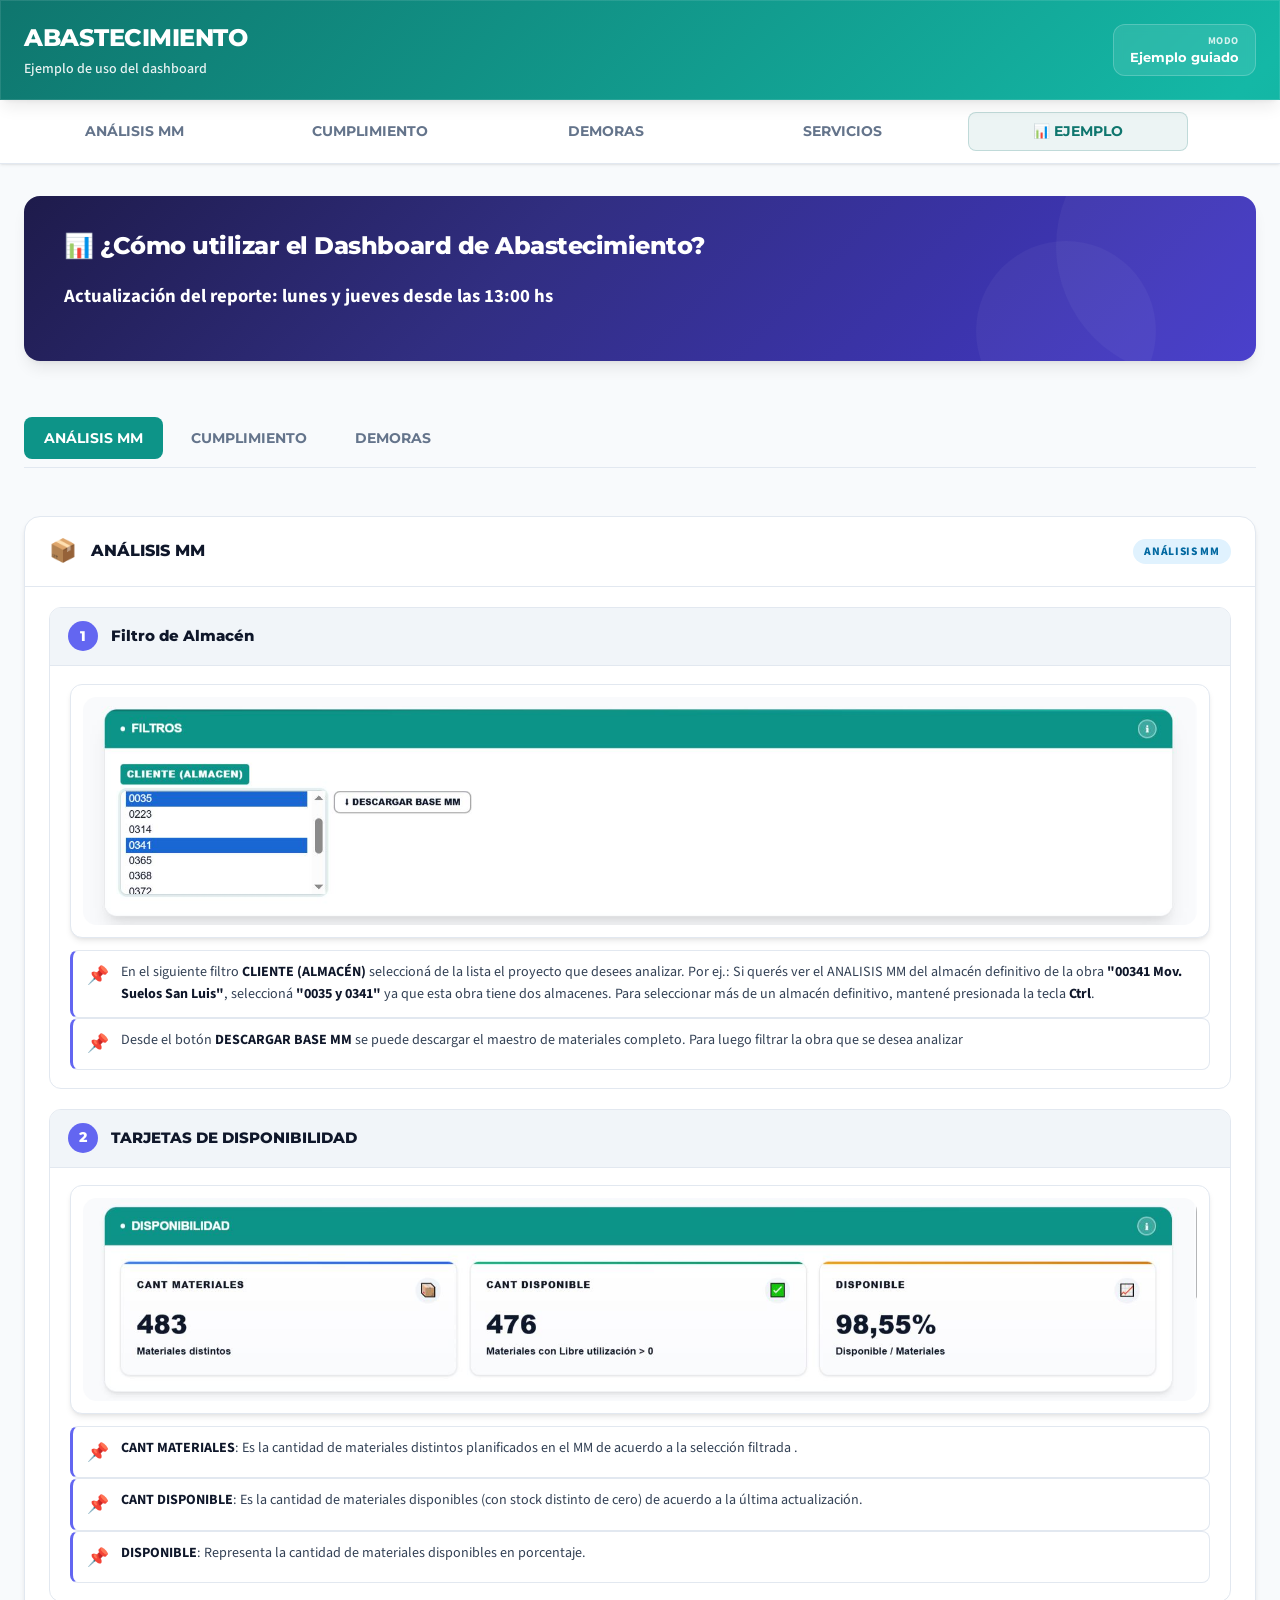
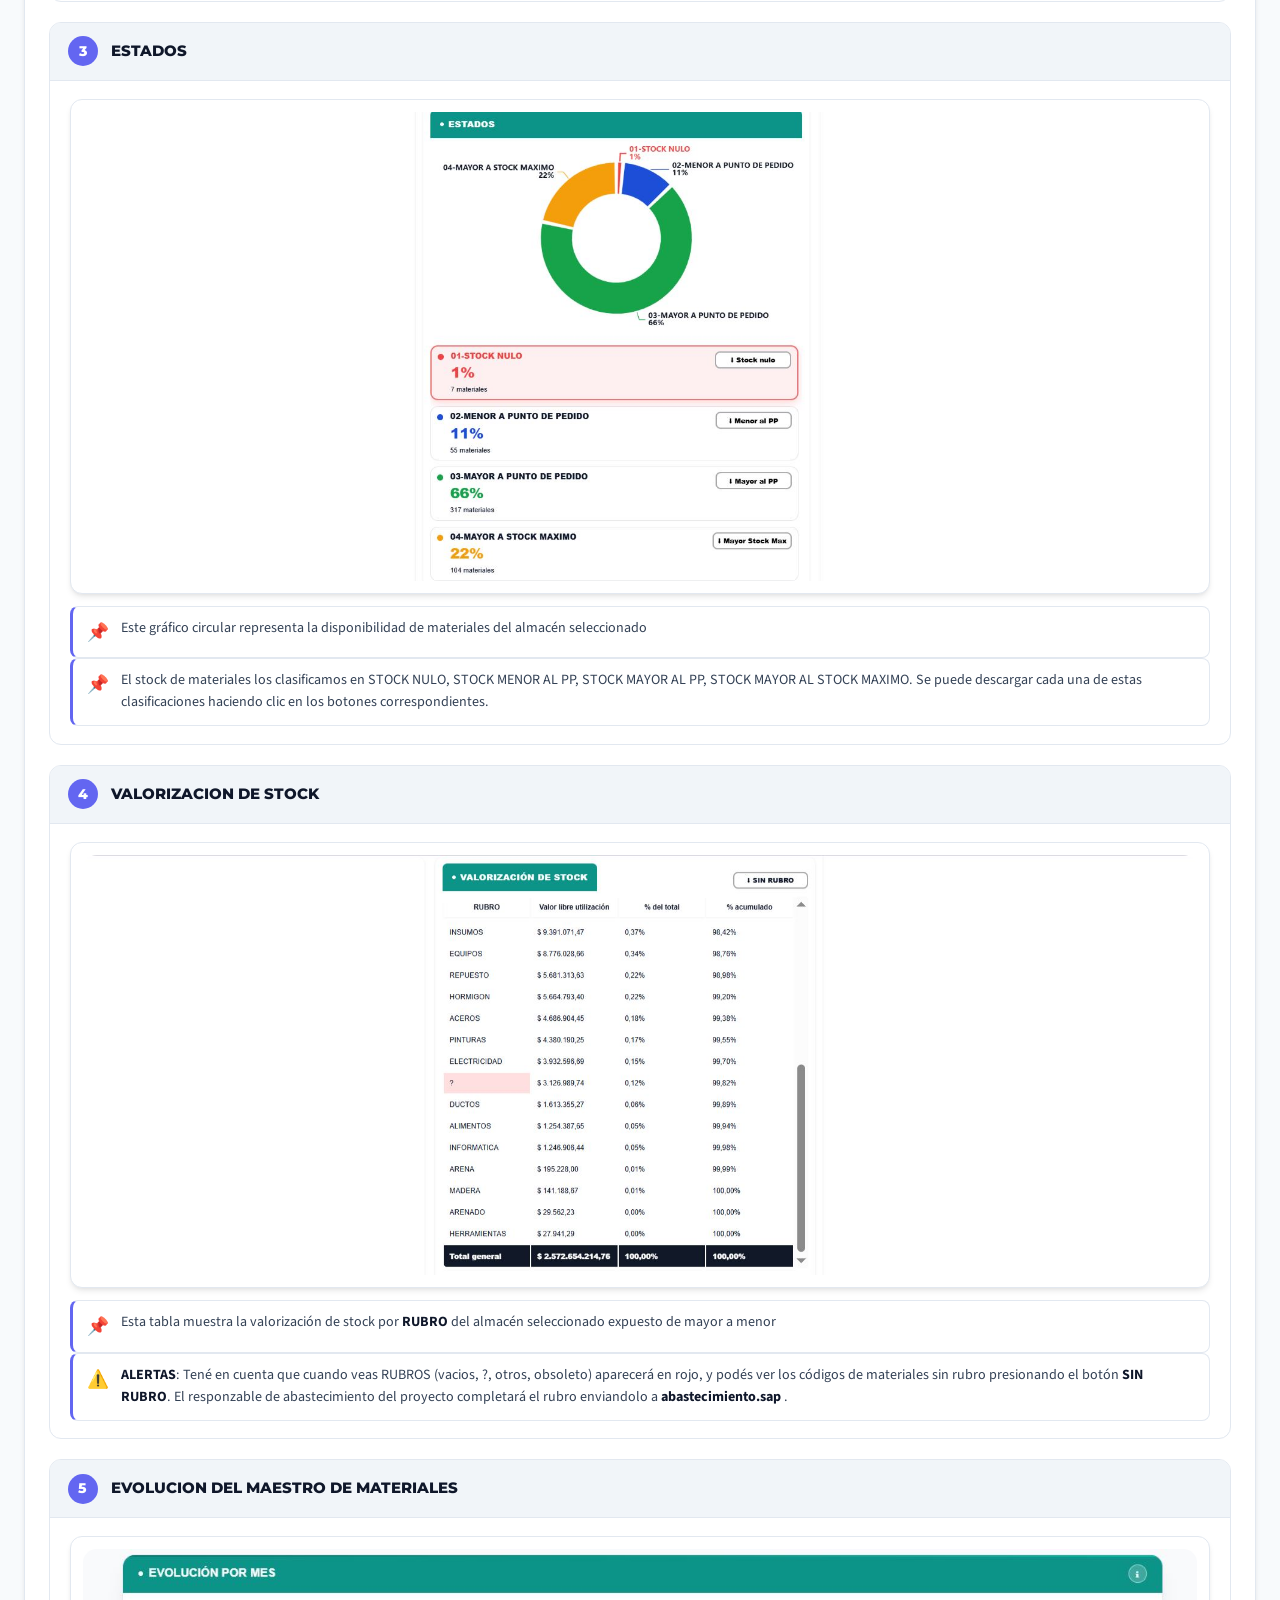
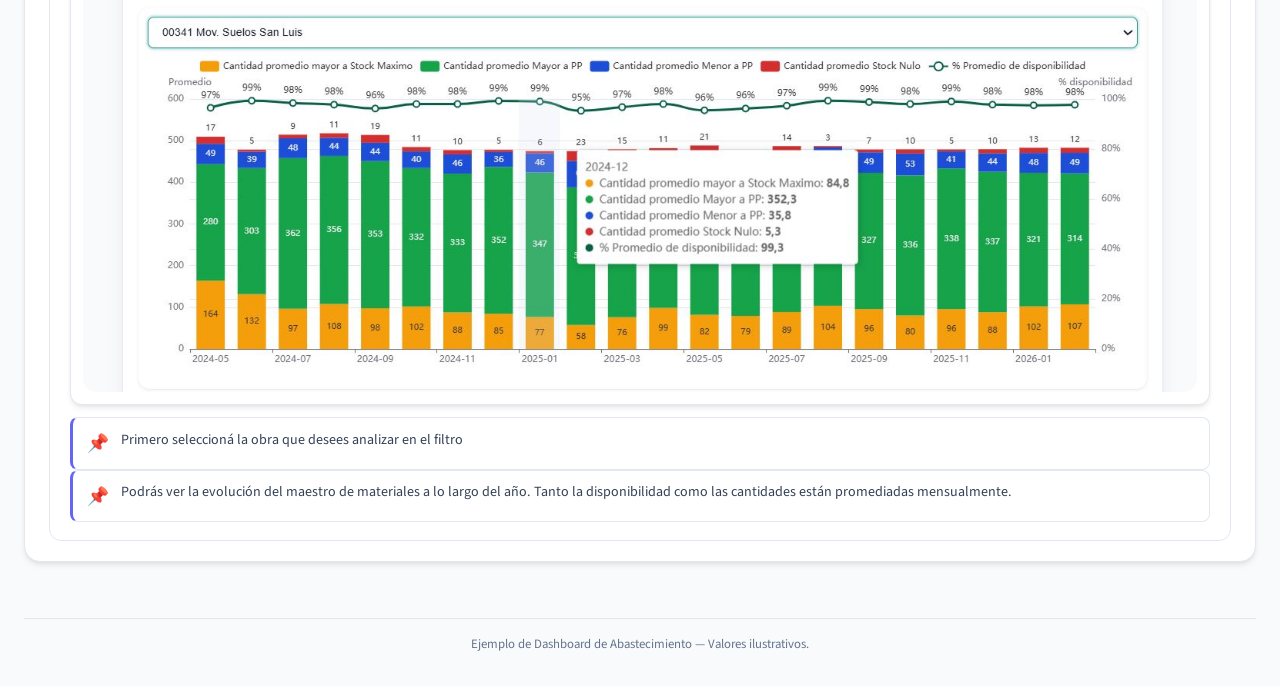
<file: ejemplo.html>
<!doctype html>
<html lang="es">

<head>
    <meta charset="utf-8" />
    <meta http-equiv="Cache-Control" content="no-cache, no-store, must-revalidate" />
    <meta http-equiv="Pragma" content="no-cache" />
    <meta http-equiv="Expires" content="0" />
    <meta name="viewport" content="width=device-width,initial-scale=1" />
    <title>ABASTECIMIENTO — Ejemplo</title>
    <link rel="preconnect" href="https://fonts.googleapis.com">
    <link rel="preconnect" href="https://fonts.gstatic.com" crossorigin>
    <link
        href="https://fonts.googleapis.com/css2?family=Montserrat:wght@600;700;800&family=Source+Sans+3:wght@400;500;600;700&display=swap"
        rel="stylesheet">
    <link rel="stylesheet" href="base.css" />
    <link rel="stylesheet" href="ejemplo.css" />
</head>

<body>
    <header class="topbar">
        <div class="topbar-left">
            <div class="title">ABASTECIMIENTO</div>
            <div class="subtitle">Ejemplo de uso del dashboard</div>
        </div>
        <div class="topbar-right">
            <div class="update-box">
                <div class="update-label">Modo</div>
                <div class="update-date" style="font-size:0.8rem;">Ejemplo guiado</div>
            </div>
        </div>
    </header>

    <nav class="tabs">
        <a class="tab" href="analisis-mm.html">ANÁLISIS MM</a>
        <a class="tab" href="index.html">CUMPLIMIENTO</a>
        <a class="tab" href="demoras.html">DEMORAS</a>
        <a class="tab" href="servicios.html">SERVICIOS</a>
        <a class="tab active" href="ejemplo.html">📊 EJEMPLO</a>
    </nav>

    <main class="container">

        <div class="ej-hero">
            <h1>📊 ¿Cómo utilizar el Dashboard de Abastecimiento?</h1>
            <h3>Actualización del reporte: lunes y jueves desde las 13:00 hs</h3>
        </div>

        <!-- TABS NAVIGATION -->
        <div class="ej-tabs-container">
            <button class="ej-tab-btn active" onclick="showTab('tab-mm')">ANÁLISIS MM</button>
            <button class="ej-tab-btn" onclick="showTab('tab-cumplimiento')">CUMPLIMIENTO</button>
            <button class="ej-tab-btn" onclick="showTab('tab-demoras')">DEMORAS</button>
        </div>

        <!-- ═══════════════════════════════════════════════════════
             TAB: ANÁLISIS MM
        ═══════════════════════════════════════════════════════ -->
        <section id="tab-mm" class="ej-tab-content active">
            <section class="ej-scenario">
                <div class="ej-scenario-header">
                    <span style="font-size:1.4rem">📦</span>
                    <div>
                        <div class="ej-sh-title">ANÁLISIS MM</div>
                    </div>
                    <span class="ej-tab-badge" style="background:#e0f2fe;color:#0369a1;margin-left:auto">ANÁLISIS
                        MM</span>
                </div>
                <!--FILTROS-->
                <div class="ej-step-card step-col-1">
                    <div class="ej-step-header">
                        <div class="ej-num-badge">1</div>
                        <div class="ej-step-title">Filtro de Almacén</div>
                    </div>
                    <div class="ej-step-body">
                    <!-- Acá va la imagen del filtro -->
                     <div class="ej-kpi-static-img">
                        <img src="img/FILTROS_MM.JPG" alt="Filtros">
                    </div>    
                    
                    <div class="ej-reading">
                        <div class="ej-reading-item ej-ri-info">
                            <span class="ej-ri-icon">📌</span>
                            <span>En el siguiente filtro <strong>CLIENTE (ALMACÉN)</strong> seleccioná de la lista el proyecto que desees analizar. Por ej.: Si
                                querés ver el ANALISIS MM del almacén definitivo de la obra <strong>"00341 Mov. Suelos San Luis"</strong>, seleccioná <strong>"0035 y 0341"</strong> ya que esta obra tiene dos almacenes.
                                Para seleccionar más de un almacén definitivo, mantené presionada la tecla <strong>Ctrl</strong>.</span>
                        </div>
                    </div>
                    <div class="ej-reading">
                        <div class="ej-reading-item ej-ri-info">
                            <span class="ej-ri-icon">📌</span>
                            <span>Desde el botón <strong>DESCARGAR BASE MM</strong> se puede descargar el maestro de materiales completo. Para luego filtrar la obra que se desea analizar</span>
                        </div>
                    </div>
                    </div>
                </div>    
                <div>
                    <!--TARJETAS DE DISPONIBILIDAD-->
                    <div class="ej-step-card step-col-1">
                    <div class="ej-step-header">
                        <div class="ej-num-badge">2</div>
                        <div class="ej-step-title">TARJETAS DE DISPONIBILIDAD</div>
                    </div>
                    <div class="ej-step-body">
                    <!-- Acá va la imagen del filtro -->
                     <div class="ej-kpi-static-img">
                        <img src="img/TARJERAS MM.JPG" alt="Filtros">
                    </div>    
                    <div class="ej-reading">
                        <div class="ej-reading-item ej-ri-info">
                            <span class="ej-ri-icon">📌</span>
                            <span><strong>CANT MATERIALES</strong>: Es la cantidad de materiales distintos planificados en el MM de acuerdo a la selección filtrada .</span>
                        </div>
                    </div>
                    <div class="ej-reading">
                        <div class="ej-reading-item ej-ri-info">
                            <span class="ej-ri-icon">📌</span>
                            <span><strong>CANT DISPONIBLE</strong>: Es la cantidad de materiales disponibles (con stock distinto de cero) de acuerdo a la última actualización.</span>
                        </div>
                    </div>
                    <div class="ej-reading">
                        <div class="ej-reading-item ej-ri-info">
                            <span class="ej-ri-icon">📌</span>
                            <span><strong>DISPONIBLE</strong>: Representa la cantidad de materiales disponibles en porcentaje.</span>
                        </div>
                    </div>
                    
                    </div>
                </div>
            </div>
            
            <!--GRAFICO DE ESTADOS-->
            <div class="ej-step-card step-col-1">
                    <div class="ej-step-header">
                        <div class="ej-num-badge">3</div>
                        <div class="ej-step-title">ESTADOS</div>
                    </div>
                    <div class="ej-step-body">
                    <!-- Acá va la imagen del filtro -->
                     <div class="ej-kpi-static-img">
                        <img src="img/ESTADO_MM.JPG" alt="Filtros">
                    </div>

                    <div class="ej-reading">
                        <div class="ej-reading-item ej-ri-info">
                            <span class="ej-ri-icon">📌</span>
                            <span>Este gráfico circular representa la disponibilidad de materiales del almacén seleccionado</span>
                        </div>
                    </div>
                    <div class="ej-reading">
                        <div class="ej-reading-item ej-ri-info">
                            <span class="ej-ri-icon">📌</span>
                            <span>El stock de materiales los clasificamos en STOCK NULO, STOCK MENOR AL PP, STOCK MAYOR AL PP, STOCK
                                MAYOR AL STOCK MAXIMO. Se puede descargar cada una de estas clasificaciones haciendo clic en los botones correspondientes. 
                            </span>
                        </div>
                    </div>
                    </div>                    
                </div>
            </div>


                <div>
                    <!--VALORIZACION DE STOCK-->
                    <div class="ej-step-card step-col-1">
                    <div class="ej-step-header">
                        <div class="ej-num-badge">4</div>
                        <div class="ej-step-title">VALORIZACION DE STOCK</div>
                    </div>
                    <div class="ej-step-body">
                    <!-- Acá va la imagen del filtro -->
                     <div class="ej-kpi-static-img">
                        <img src="img/VALORIZACION.JPG" alt="Filtros">
                    </div>
                    
                    <div class="ej-reading">
                        <div class="ej-reading-item ej-ri-info">
                            <span class="ej-ri-icon">📌</span>
                            <span>Esta tabla muestra la valorización de stock por <strong>RUBRO</strong> del almacén seleccionado expuesto de mayor a menor</span>
                        </div>
                    </div>

                    <div class="ej-reading-item ej-ri-info">
                            <span class="ej-ri-icon">⚠️</span>
                            <span><strong>ALERTAS</strong>: Tené en cuenta que cuando veas RUBROS (vacios, ?, otros, obsoleto) aparecerá
                                en rojo, y podés ver los códigos de materiales sin rubro presionando el botón <strong>SIN RUBRO</strong>.
                                El responzable de abastecimiento del proyecto completará el rubro enviandolo a  <strong>abastecimiento.sap</strong> .</span>
                        </div>
                    </div>
                    
                    </div>
                </div>


                 <div>
                    <!--VALORIZACION DE STOCK-->
                    <div class="ej-step-card step-col-1">
                    <div class="ej-step-header">
                        <div class="ej-num-badge">5</div>
                        <div class="ej-step-title">EVOLUCION DEL MAESTRO DE MATERIALES</div>
                    </div>
                    <div class="ej-step-body">
                    <!-- Acá va la imagen del filtro -->
                     <div class="ej-kpi-static-img">
                        <img src="img/EVOLUCION.JPG" alt="Filtros">
                    </div>
                    
                    <div class="ej-reading">
                        <div class="ej-reading-item ej-ri-info">
                            <span class="ej-ri-icon">📌</span>
                            <span>Primero seleccioná la obra que desees analizar en el filtro</span>
                        </div>
                    </div>

                    <div class="ej-reading">
                        <div class="ej-reading-item ej-ri-info">
                            <span class="ej-ri-icon">📌</span>
                            <span>Podrás ver la evolución del maestro de materiales a lo largo del año. Tanto la disponibilidad como las cantidades están promediadas mensualmente.
                            </span>
                        </div>
                    </div>
                    
                    </div>
                </div>

           </section>  
        </section>

        <!-- ═══════════════════════════════════════════════════════
             TAB: CUMPLIMIENTO
        ═══════════════════════════════════════════════════════ -->
        <section id="tab-cumplimiento" class="ej-tab-content">
            <section class="ej-scenario">
                <div class="ej-hero">
                <p>⚠️ Importante: Tener en cuenta</p><br>
                <p>🔹¿Que mide? El cumplimiento de los pedidos que surgen de una las VA tipo ZPAI, ZPAN, ZPAS y ZPOE cuyo cliente es una obra de cualquier sociedad (no tiene en cuenta solped y oc directas)</p><br>
                <p>🔹¿Como mide? Es Cumplido a Término (AT) si la fecha de sello de almacenamiento en obra ≤ fecha de entrega esperada en VA (este indicador mide la totalidad del ítem indicado en la VA, no parciales).  </p><br>
                <p>🔹 Características: La demora promedio se calcula solo sobre entregas demoradas.<br>
                    <br>    
                <p>🔹 Limitaciones: No se incluyen servicios (GC 24, 25, 26, 33, 16, 04) ni items tipo “Servicios”.</p>
                </div>
                <div class="ej-scenario-header">
                    <span style="font-size:1.4rem">✅</span>
                    <div>
                        <div class="ej-sh-title">CUMPLIMIENTO</div>
                    </div>
                    <span class="ej-tab-badge badge-cumpl" style="margin-left:auto">CUMPLIMIENTO</span>
                </div>

                <section class="ej-step-block" data-step="1">
                    <div class="ej-step-card step-col-1">
                        <!-- PASO 1: Filtros (PRESERVING USER CONTENT) -->
                        <div class="ej-step-header">
                            <div class="ej-num-badge">1</div>
                            <div class="ej-step-title">Selección de filtros</div>
                        </div>
                        <div class="ej-step-body">
                            <div class="ej-kpi-static-img">
                                <img src="img/FILTROS.JPG" alt="Filtros">
                            </div>
                            <div class="ej-reading">
                                <div class="ej-reading-item ej-ri-info">
                                    <span class="ej-ri-icon">📌</span>
                                    <span>En el primer filtro <strong>CLIENTE/OBRA</strong> elegí de la lista la obra
                                        que desees analizar. Por ej.: <strong>"00341 Mov. Suelos San Luis"</strong>. Si
                                        querés ver solo el mes de febrero, seleccioná <strong>"2026-02"</strong> en el
                                        filtro de
                                        <strong>MES DE ENTREGA</strong> con un click.</span>
                                </div>
                            </div>
                            <div class="ej-reading">
                                <div class="ej-reading-item ej-ri-info">
                                    <span class="ej-ri-icon">📌</span>
                                    <span>La clasificacion agrupa los grupos de compra de acuerdo al tipo de pedido solicitado.
                                    </span>
                                </div>
                            </div>

                            <div class="ej-reading">
                                <div class="ej-reading-item ej-ri-info">
                                    <span class="ej-ri-icon">📌</span>
                                    <span>ALMACEN: indica todos los materiales desde el almacen centrar al proyecto.<br>
                                        LOCAL CS: agrupa GC01,GC02,GC07.<br>
                                        AGV: GCAGV
                                        COMPRAS ABASTECIMIENTO: GC SEDE + COMPRADORES EXCLUSIVOS. <br>

                                        (BUSCAR UN EJEMPLO QUE TENGA COMPRAS EQUIPOS MM Y REP)
                                    </span>
                                </div>
                            </div>
                       
                        </div>
                    </div>
                </section>

                <!-- PASO 2: KPIs Acumulados -->
            <section>
            <div class="ej-step-card step-col-2">
                <div class="ej-step-header">
                    <div class="ej-num-badge">2</div>
                    <div>
                        <div class="ej-step-title">Leemos las tarjetas de cumplimiento acumulado</div>
                    </div>
                </div>
                <div class="ej-step-body">
                    <p style="font-size:0.88rem;color:var(--text-muted);margin:0 0 0.75rem;">
                        En estas tarjetas se muestra el cumplimiento acumulado de la obra seleccionada de los <strong>últimos 12
                            meses</strong>, independientemente del mes que hayamos filtrado.
                    </p>
                    <!-- KPI acumulado -->
                      <!-- ACÁ AGREGO LA IMAGEN -->
                     <div class="ej-kpi-static-img">
                        <img src="img/ACUMULADO.JPG" alt="Cumplimiento acumulado (últimos 12 meses)">
                    </div>

                    <!-- ¿Qué dice cada tarjeta? -->
                    <div class="ej-kpi-explains">
                        <div class="ej-kpi-explain-item">
                            <div class="ej-reading-item ej-ri-info">
                            <span class="ej-ri-icon">📦</span>
                            <span class="ej-kpi-explain-badge"
                                style="background:#dbeafe;color:#1d4ed8">COMPROMETIDOS</span>
                            <span>
                                En la obra <strong>"00341 Mov. Suelos San Luis"</strong> nos comprometimos a entregar/gestionar <strong>3072</strong> ítems en los últimos 12 meses.
                            </span>
                        </div>
                        </div>
                        <div class="ej-kpi-explain-item">
                            <div class="ej-reading-item ej-ri-info">
                            <span class="ej-ri-icon">✅</span>
                            <span class="ej-kpi-explain-badge" style="background:#dcfce7;color:#166534">ENTREGADOS A
                                TIEMPO (AT)</span>
                            <span>
                                El <strong>82,3 %</strong> de esos ítems fueron entregados AT, que equivalen a 2529 items. Figura en <strong>verde</strong> porque alcanzo el objetivo del <strong>78%</strong> establecido para el año 2026. De lo contrario figuraria en rojo. 
                            </span>
                        </div> 
                        <div class="ej-kpi-explain-item">
                            <div class="ej-reading-item ej-ri-info">
                            <span class="ej-ri-icon">⚠️</span>
                            <span class="ej-kpi-explain-badge" style="background:#fef3c7;color:#92400e">FUERA DE TIEMPO
                                (FT)</span>
                            <span>
                                El <strong>16,8%</strong> de esos ítems fueron entregados FT, que equivalen a 517 items. 
                                Para comprender las causas, es necesario analizar el detalle en la pestaña Demoras.
                            </span>
                        </div> 
                        
                        <div class="ej-kpi-explain-item">
                            <div class="ej-reading-item ej-ri-info">
                            <span class="ej-ri-icon">🚫</span>
                            <span class="ej-kpi-explain-badge" style="background:#fee2e2;color:#991b1b">NO ENTREGADOS
                                (NE)</span>
                            <span>
                                Indica en porcentaje y cantidad los items que aun no han sido entregados en Obra. Estos los podes descargar desde el boton 
                                <strong>Descargar NO entregados</strong> en la sección de FILTROS. 
                            </span>
                        </div> 

                        <div class="ej-kpi-explain-item">
                            <div class="ej-reading-item ej-ri-info">
                            <span class="ej-ri-icon">📅</span>
                            <span class="ej-kpi-explain-badge" style="background:#f1f5f9;color:#475569">DEMORA
                                PROMEDIO</span>
                            <span> Indica que la <strong>demora promedio fue de 8 días</strong> de los pedidos que fueron entregados FT, durante los últimos 12 meses. 
                            Figura en <strong>rojo</strong> porque no alcanzo el objetivo de <strong>7 días</strong> establecido para el año 2026.  </span>
                            </span> 
                        </div>
                    </div>    
                </div>
            </div>
            </section>

            <section>
            <!-- PASO 3: KPIs Mes -->
            <div class="ej-step-card step-col-3">
                <div class="ej-step-header">
                    <div class="ej-num-badge">3</div>
                    <div>
                        <div class="ej-step-title">Leemos las tarjetas del mes seleccionado</div>
                    </div>
                </div>
                <div class="ej-step-body">
                    <p style="font-size:0.88rem;color:var(--text-muted);margin:0 0 0.75rem;">
                        La segunda fila de tarjetas muestra <strong>solo el mes que filtramos</strong> (Feb-2026). Y hacemos el mismo analisis, podemos notar
                        que el <strong>% ENTREGADO AT</strong> esta en <strong>rojo</strong> porque no alcanzo el 78% establecido y los dias de demora figura en 
                        <strong>verde</strong> porque esta por debajo de los 7 dias. 

                    </p>

                      <!-- ACÁ AGREGO LA IMAGEN -->
                     <div class="ej-kpi-static-img">
                        <img src="img/MENSUAL.JPG" alt="Cumplimiento MENSUAL (últimos 12 meses)">
                    </div>

                    
                    </div>    
                </div>
            </div>
        </section>

            <!-- PASO 4: Gráfico de barras -->
            <div class="ej-step-card step-col-4">
                <div class="ej-step-header">
                    <div class="ej-num-badge">4</div>
                    <div>
                        <div class="ej-step-title">Analizamos el gráfico de cumplimiento por mes en los ultimos 12 meses</div>
                    </div>
                </div>
                <div class="ej-step-body">
                 <!-- ACÁ AGREGO LA IMAGEN -->
                     <div class="ej-kpi-static-img">
                        <img src="img/GRAFICO.JPG" alt="Grafico cumplimiento">
                    </div>
                
                    </div>

                    <div class="ej-reading">
                        <div class="ej-reading-item ej-ri-good">
                            <span class="ej-ri-icon">📌</span>
                            <span>El gráfico de barras apiladas nos muestra el cumplimiento mes a mes. Cada barra suma 100% que equivale a la cantidad de items comprometidos a entregar
                                y se divide en <span style="color:#10b981;font-weight:700">Entregados a término (AT)</span>,
                                <span style="color:#f59e0b;font-weight:700">Entregados fuera de término (FT)</span> y 
                                <span style="color:#ef4444;font-weight:700">No entregados (NE)</span></span>
                        </div>
                        <div class="ej-reading-item ej-ri-good">
                            <span class="ej-ri-icon">📊</span>
                            <span>Podemos ver por ejemplo que en agosto 2025 a septiembre 2025 hubo una disminución de ítems Entregados a término (AT) 
                                de un 84% a 76% y el 76 % figura con alerta en rojo porque no supera el 78% objetivo establecido para el 2026.</span>
                        </div>
                        <div class="ej-reading-item ej-ri-good">
                            <span class="ej-ri-icon">📊</span>
                            <span>También podemos ver el % de ítems entregados fuera de término (FT) subio de 16% a 24% de agosto a septiembre 2025. 
                                Y el Promedio de días de demora (linea de color celeste) vemos cómo aumenta de 9 días a 11 días de agosto a septiembre 2025.</span> 
                        </div>
                        <div class="ej-reading-item ej-ri-good">
                            <span class="ej-ri-icon">🔍</span>
                            <span>Si analizamos el mes de febrero 2026 tenemos un 13% (16 items) No entregados (NE) (poniendo el cursor del mouse sobre la columna del mes, aparecerá una pequeña ventana con todos los datos)</span>
                        </div>
                    </div>
                </div>
            </div>

            <div class="ej-step-card step-col-4">
                <div class="ej-step-header">
                    <div class="ej-num-badge">5</div>
                    <div>
                        <div class="ej-step-title">Analizamos el gráfico de tendencia de cumplimiento por mes</div>
                    </div>
                </div>
                <div class="ej-step-body">
                 <!-- ACÁ AGREGO LA IMAGEN -->
                     <div class="ej-kpi-static-img">
                        <img src="img/TENDENCIA.JPG" alt="Grafico cumplimiento">
                    </div>
                
                    </div>

                    <div class="ej-reading">
                        <div class="ej-reading-item ej-ri-good">
                            <span class="ej-ri-icon">📌</span>
                            <span>Indica la tendencia/comportamiento de estos indicadores:<br>
                                🔹<span style="color:#10b981;font-weight:700">Entregados a término (AT)</span><br>
                                🔹<span style="color:#f59e0b;font-weight:700">Entregados fuera de término (FT)</span><br>
                                🔹<span style="color:#ef4444;font-weight:700">No entregados (NE)</span><br>
                                🔹<span style="color:#10b981;font-weight:700">Promedio mensual acumulado(AT)</span><br>
                            </span>
                        </div>
                    </div>
                </div>
            </div>


            </section>
        </section>

        <!-- ═══════════════════════════════════════════════════════
             TAB: DEMORAS
        ═══════════════════════════════════════════════════════ -->
        <section id="tab-demoras" class="ej-tab-content">
            <section class="ej-scenario">
                <div class="ej-scenario-header">
                    <span style="font-size:1.4rem">⏱</span>
                    <div>
                        <div class="ej-sh-title">DEMORAS</div>
                    </div>
                    <span class="ej-tab-badge badge-dem" style="margin-left:auto">DEMORAS</span>
                </div>

                <section class="ej-step-block" data-step="1">
                    <div class="ej-step-card step-col-1">
                        <!-- PASO 1: Filtros (PRESERVING USER CONTENT) -->
                        <div class="ej-step-header">
                            <div class="ej-num-badge">1</div>
                            <div class="ej-step-title">Selección de filtros</div>
                        </div>
                        <div class="ej-step-body">
                            <div class="ej-kpi-static-img">
                                <img src="img/FILTRO DEMORA.JPG" alt="Filtros">
                            </div>
                            <div class="ej-reading">
                                <div class="ej-reading-item ej-ri-info">
                                    <span class="ej-ri-icon">📌</span>
                                    <span>En el filtro <strong>CLIENTE</strong> y la CLASIFICACIÓN elegí de la lista la obra
                                        que desees. Por ej.: <strong>"00341 Mov. Suelos San Luis"</strong>. Si
                                        querés ver solo el mes de febrero, seleccioná <strong>"FEBRERO 2026"</strong> en el
                                        filtro de <strong>MES</strong> con un click.</span>
                                </div>


                                <div class="ej-reading-item ej-ri-info">
                                    <span class="ej-ri-icon">📌</span>
                                    <span>Podes descargar las demoras (Items entregados FT) haciendo click en el botón <strong>Descargar</strong></span>
                                </div>
                            </div>
                        
                        </div>
                    </div>
                </section>

                <!--TARJETAS DEMORAS-->
                <div class="ej-step-card step-col-2">
                    <div class="ej-step-header">
                        <div class="ej-num-badge">2</div>
                        <div class="ej-step-title">Leemos las tarjetas según el mes seleccionado</div>
                    </div>
                    <div class="ej-step-body">
                       
                        <div class="ej-kpi-static-img" style="margin-top:1rem">
                            <img src="img/TARJETAS DEMORAS.JPG" alt="Tarjetas demoras">
                        </div>

                        <div class="ej-reading-item ej-ri-good">
                            <span class="ej-ri-icon">📌</span>
                            <span>
                                Estas tarjetas indican la cantidad total ítems que se entregaron FT durante el mes seleccionado.
                                    <br>
                                   🔴En este caso hubo <strong>35 ítems con demoras</strong> en el mes seleccionado<br>
                                   🔴El área con mayor cantidad de demoras en el mes fue <strong>COMPRAS</strong><br>
                                   🔴Con un porcentaje del 37,5%. 
                            </span>
                        </div> 
                    </div>
                    
                </div>




                <!--GRAFICO DE DEMORAS-->
                <div class="ej-step-card step-col-2">
                    <div class="ej-step-header">
                        <div class="ej-num-badge">3</div>
                        <div class="ej-step-title">CANTIDAD DE DEMORAS POR MES Y POR ÁREA</div>
                    </div>
                    <div class="ej-step-body">
                       
                        <div class="ej-kpi-static-img" style="margin-top:1rem">
                            <img src="img/GRAFICO BARRAS DEMORAS.JPG" alt="Gráfico demoras">
                        </div>

                        <div class="ej-reading-item ej-ri-good">
                            <span class="ej-ri-icon">📌</span>
                            <span>
                                📊 Este gráfico muestra la cantidad total de demoras por mes, desglosadas por área, 
                                    junto con el porcentaje que representa cada una dentro del total mensual.
                                    <br>
                                   🔴El área con mayor cantidad de demoras se identifica con el color <strong>rojo</strong><br>
                                   🔵Tener en cuenta que un items con demora puede estar demorado en varias ÁREAS al mismo tiempo. <strong>EJEMPLO:</strong>
                            </span>
                        </div>
                    </div>
                     <div class="ej-kpi-static-img">
                                <img src="img/EJEMPLO DEMORAS.JPG" alt="Filtros">
                            </div>
                </div>
                
                <!--GRAFICO CIRCULAR DEMORAS MENSUAL X AREA-->
                <div class="ej-step-card step-col-2">
                    <div class="ej-step-header">
                        <div class="ej-num-badge">4</div>
                        <div class="ej-step-title">CANTIDAD DE DEMORAS POR MES SELECCIONADO Y POR ÁREA</div>
                    </div>
                    <div class="ej-step-body">
                       
                        <div class="ej-kpi-static-img" style="margin-top:1rem">
                            <img src="img/Grafico mensual DEMORAS AREA.JPG" alt="Gráfico demoras">
                        </div>

                        <div class="ej-reading-item ej-ri-good">
                            <span class="ej-ri-icon">📌</span>
                            <span>
                                1️⃣ Gráfico circular<br>
                                <p>Este gráfico muestra la distribución 
                                porcentual de las demoras por área en el mes que se encuentra seleccionado en el filtro.</p>
                                <p>El área con mayor cantidad de demoras se muestra en <strong>rojo</strong></p>
                            </span>
                        </div>

                        <div class="ej-reading-item ej-ri-good">
                            <span class="ej-ri-icon">📌</span>
                            <span>
                                2️⃣ Tabla con mapa de calor<br>

                                “Muestra la cantidad de demoras por mes y por área (<strong>tener en cuenta que una demora puede repetirse en varias áreas</strong>)”
                                <br>
                                🔥 ¿Qué significa el color?<br>
                                🔴 Rojo → Mayor cantidad de demoras<br>
                                🟠 Naranja → Nivel medio<br>
                                🟡 Amarillo → Nivel bajo<br>
                                ⚪ Blanco → Muy bajo</p>
                            </span>
                        </div>
                    </div>
                </div>
                
                <!--GRAFICO AREA PROYECTO-->
                <div class="ej-step-card step-col-2">
                    <div class="ej-step-header">
                        <div class="ej-num-badge">5</div>
                        <div class="ej-step-title">DEMORAS PROYECTO</div>
                    </div>
                    <div class="ej-step-body">
                       
                        <div class="ej-kpi-static-img" style="margin-top:1rem">
                            <img src="img/DEMORAS PROYECTO.JPG" alt="Gráfico demoras">
                        </div>

                        <div class="ej-reading-item ej-ri-good">
                            <span class="ej-ri-icon">📌</span>
                            <span>
                                1️⃣ Gráfico circular<br>
                                <p>Este gráfico muestra el motivo de las demoras correspondientes al área Proyecto, desagregadas 
                                    por tipo de causa.</p>
                                <p>La causa con mayor cantidad de demoras se muestra en <strong>rojo</strong></p>
                            </span>
                        </div>
                    </div>
                </div>

            </section>
        </section>

        <!-- FOOTNOTE -->
        <div class="footnote" style="display:block !important; margin-top:2rem;">
            Ejemplo de Dashboard de Abastecimiento — Valores ilustrativos.
        </div>
    </main>

    <script src="help.js?v=20260907-v3"></script>
    <script>
        function showTab(tabId) {
            // Remove active class from all tabs content
            document.querySelectorAll('.ej-tab-content').forEach(tab => {
                tab.classList.remove('active');
            });
            // Remove active class from all buttons
            document.querySelectorAll('.ej-tab-btn').forEach(btn => {
                btn.classList.remove('active');
            });

            // Add active class to selected tab content
            const targetTab = document.getElementById(tabId);
            if (targetTab) {
                targetTab.classList.add('active');
            }

            // Find and activate the button that was clicked
            document.querySelectorAll('.ej-tab-btn').forEach(btn => {
                if (btn.getAttribute('onclick') && btn.getAttribute('onclick').includes(tabId)) {
                    btn.classList.add('active');
                }
            });
        }
    </script>
</body>

</html>
</file>
<file: base.css>
:root {
  /* --- PALETA DE COLORES MEJORADA --- */
  --bg-body: #f8fafc;
  /* Slate-50 - más claro y limpio */
  --bg-card: #ffffff;
  --bg-subtle: #f1f5f9;
  /* Para fondos alternos */

  --text-main: #0f172a;
  /* Slate-900 */
  --text-secondary: #334155;
  /* Slate-700 */
  --text-muted: #64748b;
  /* Slate-500 */

  --border-light: #e2e8f0;
  /* Slate-200 */
  --border-hover: #cbd5e1;
  /* Slate-300 */

  /* Colores de Marca (Premium con gradientes) */
  --col-brand: #0d9488;
  /* Teal-600 - más vibrante */
  --col-brand-dk: #0f766e;
  /* Teal-700 */
  --col-brand-lt: #14b8a6;
  /* Teal-500 */
  --col-brand-gradient: linear-gradient(135deg, #0f766e 0%, #14b8a6 100%);

  /* Colores de Estado Mejorados */
  --col-blue: #3b82f6;
  --col-blue-dk: #2563eb;
  --col-green: #10b981;
  --col-green-dk: #059669;
  --col-amber: #f59e0b;
  --col-amber-dk: #d97706;
  --col-red: #ef4444;
  --col-red-dk: #dc2626;
  --col-purple: #8b5cf6;
  --col-slate: #64748b;

  /* Sombras Mejoradas */
  --shadow-xs: 0 1px 2px 0 rgb(0 0 0 / 0.04);
  --shadow-sm: 0 1px 3px 0 rgb(0 0 0 / 0.08), 0 1px 2px -1px rgb(0 0 0 / 0.08);
  --shadow: 0 4px 6px -1px rgb(0 0 0 / 0.08), 0 2px 4px -2px rgb(0 0 0 / 0.08);
  --shadow-lg: 0 10px 15px -3px rgb(0 0 0 / 0.08), 0 4px 6px -4px rgb(0 0 0 / 0.08);
  --shadow-xl: 0 20px 25px -5px rgb(0 0 0 / 0.08), 0 8px 10px -6px rgb(0 0 0 / 0.08);
  --shadow-colored: 0 8px 16px -4px rgba(13, 148, 136, 0.15);

  /* Bordes y Radio */
  --radius-xl: 16px;
  --radius-lg: 12px;
  --radius-md: 8px;
  --radius-sm: 6px;

  /* Fuentes */
  --font-main: 'Montserrat', sans-serif;
  --font-body: 'Source Sans 3', sans-serif;

  /* Transiciones */
  --transition-fast: 150ms cubic-bezier(0.4, 0, 0.2, 1);
  --transition-base: 250ms cubic-bezier(0.4, 0, 0.2, 1);
  --transition-slow: 350ms cubic-bezier(0.4, 0, 0.2, 1);
}

/* Base Reset */
* {
  box-sizing: border-box;
}

html,
body {
  height: 100%;
}

body {
  margin: 0;
  background-color: var(--bg-body);
  color: var(--text-main);
  font-family: var(--font-body);
  line-height: 1.5;
  -webkit-font-smoothing: antialiased;
}

/* Utilidades */
.muted {
  color: var(--text-muted);
}

.num {
  font-variant-numeric: tabular-nums;
  letter-spacing: -0.01em;
}

/* ERROR Box */
.error {
  background: #fef2f2;
  border: 1px solid #fecaca;
  color: #b91c1c;
  padding: 1rem;
  border-radius: var(--radius-lg);
  font-weight: 600;
  box-shadow: var(--shadow-sm);
  margin-bottom: 1rem;
}

/* =========================================
   TOPBAR (Enhanced Gradient)
   ========================================= */
.topbar {
  background: linear-gradient(135deg, #0f766e 0%, #14b8a6 50%, #0d9488 100%);
  background-size: 200% 100%;
  animation: gradientShift 8s ease infinite;
  color: #fff;
  padding: 1.25rem 1.5rem;
  display: flex;
  align-items: center;
  justify-content: space-between;
  box-shadow: var(--shadow-lg), 0 0 0 1px rgba(255, 255, 255, 0.1) inset;
  position: relative;
  z-index: 20;
}

@keyframes gradientShift {

  0%,
  100% {
    background-position: 0% 50%;
  }

  50% {
    background-position: 100% 50%;
  }
}

.topbar-left .title {
  font-family: var(--font-main);
  font-size: 1.5rem;
  font-weight: 800;
  letter-spacing: -0.02em;
}

.topbar-left .subtitle {
  font-size: 0.875rem;
  opacity: 0.9;
  font-weight: 500;
  margin-top: 0.2rem;
}

.update-box {
  background: rgba(255, 255, 255, 0.1);
  border: 1px solid rgba(255, 255, 255, 0.2);
  backdrop-filter: blur(4px);
  padding: 0.5rem 1rem;
  border-radius: var(--radius-lg);
  text-align: right;
  min-width: 140px;
}

.update-label {
  font-size: 0.65rem;
  text-transform: uppercase;
  letter-spacing: 0.05em;
  opacity: 0.8;
  font-weight: 700;
}

.update-date {
  font-size: 0.95rem;
  font-weight: 700;
  font-family: var(--font-main);
}

.btn-refresh-top {
  background: rgba(255, 255, 255, 0.1);
  border: 1px solid rgba(255, 255, 255, 0.2);
  backdrop-filter: blur(4px);
  border-radius: var(--radius-lg);
  color: white;
  cursor: pointer;
  display: flex;
  align-items: center;
  justify-content: center;
  padding: 0 0.8rem;
  transition: all var(--transition-fast);
}
.btn-refresh-top:hover {
  background: rgba(255, 255, 255, 0.25);
  transform: scale(1.05);
}
.btn-refresh-top:active {
  transform: scale(0.95);
}

/* =========================================
   NAV TABS
   ========================================= */
.tabs {
  background: #fff;
  padding: 0.75rem 1.5rem;
  display: flex;
  gap: 1rem;
  box-shadow: var(--shadow-sm);
  border-bottom: 1px solid var(--border-light);
  overflow-x: auto;
  position: sticky;
  top: 0;
  z-index: 10;
}

.tab {
  width: 220px;
  /* Ancho fijo igual para todas */
  flex: 0 0 auto;
  text-align: center;
  justify-content: center;
  text-decoration: none;
  font-family: var(--font-main);
  font-weight: 700;
  font-size: 0.85rem;
  color: var(--text-muted);
  padding: 0.5rem 1rem;
  border-radius: var(--radius-md);
  transition: all 0.2s ease;
  border: 1px solid transparent;
  display: flex;
  align-items: center;
}

.tab:hover {
  background: #f8fafc;
  color: var(--col-brand);
}

.tab.active {
  background: rgba(15, 118, 110, 0.08);
  /* Brand color alpha */
  color: var(--col-brand-dk);
  border-color: rgba(15, 118, 110, 0.2);
}

/* =========================================
   CONTAINER
   ========================================= */
.container {
  max-width: 1400px;
  margin: 2rem auto;
  padding: 0 1.5rem;
  display: flex;
  flex-direction: column;
  gap: 1.5rem;
}

/* =========================================
   PANELS & CARDS
   ========================================= */
.panel {
  background: var(--bg-card);
  border-radius: var(--radius-xl);
  box-shadow: var(--shadow);
  border: 1px solid var(--border-light);
  overflow: hidden;
  transition: transform var(--transition-base), box-shadow var(--transition-base);
  position: relative;
}

.panel::before {
  content: '';
  position: absolute;
  top: 0;
  left: 0;
  right: 0;
  height: 2px;
  background: var(--col-brand-gradient);
  opacity: 0;
  transition: opacity var(--transition-base);
}

.panel:hover {
  transform: translateY(-2px);
  box-shadow: var(--shadow-xl);
}

.panel:hover::before {
  opacity: 1;
}

.panel-title {
  background: var(--col-brand);
  /* Fondo azul/teal corporativo */
  padding: 0.75rem 1.25rem;
  /* Un poco menos alto para ser más elegante */
  font-family: var(--font-main);
  font-size: 0.95rem;
  font-weight: 700;
  color: #ffffff;
  /* Texto blanco */
  border-bottom: 1px solid rgba(255, 255, 255, 0.1);
  display: flex;
  align-items: center;
  gap: 0.5rem;
}

/* Bolita decorativa antes del título */
.panel-title::before {
  content: "";
  display: block;
  width: 6px;
  height: 6px;
  border-radius: 50%;
  background: #ffffff;
  /* Bolita blanca para resaltar sobre el fondo */
}

.panel-body {
  padding: 1.25rem;
}

/* =========================================
   FILTERS
   ========================================= */
.filters {
  display: grid;
  gap: 1rem;
  grid-template-columns: repeat(auto-fit, minmax(200px, 1fr));
  align-items: end;
}

.filter label {
  display: block;
  font-size: 0.75rem;
  font-weight: 800;
  text-transform: uppercase;
  color: #ffffff;
  /* Letra clara que resalte */
  background-color: var(--col-brand);
  /* Fondo de color (teal) */
  padding: 0.25rem 0.5rem;
  border-radius: 4px;
  /* Bordes redondeados sutiles */
  margin-bottom: 0.5rem;
  letter-spacing: 0.05em;
  width: fit-content;
  /* El fondo solo ocupa lo necesario */
}

select,
input {
  width: 100%;
  padding: 0.65rem 0.9rem;
  border-radius: var(--radius-md);
  border: 1.5px solid var(--border-light);
  background: #ffffff;
  font-family: var(--font-body);
  font-size: 0.9rem;
  color: var(--text-main);
  outline: none;
  transition: all var(--transition-base);
  box-shadow: var(--shadow-xs);
}

select:hover,
input:hover {
  border-color: var(--border-hover);
}

select:focus,
input:focus {
  border-color: var(--col-brand);
  background: #fff;
  box-shadow: 0 0 0 3px rgba(13, 148, 136, 0.12), var(--shadow-sm);
  transform: translateY(-1px);
}

.multi-select {
  height: auto;
  min-height: 100px;
  /* para select multiple */
}

.hint {
  display: none !important;
  /* Ocultar leyendas globalmente */
}

.btn {
  display: inline-flex;
  align-items: center;
  justify-content: center;
  gap: 0.5rem;
  width: 100%;
  padding: 0.65rem 1.1rem;
  border-radius: var(--radius-md);
  background: linear-gradient(to bottom, #ffffff 0%, #f8fafc 100%);
  color: var(--text-main);
  border: 1.5px solid var(--border-light);
  font-weight: 600;
  cursor: pointer;
  transition: all var(--transition-base);
  font-family: var(--font-main);
  box-shadow: var(--shadow-xs);
  position: relative;
  overflow: hidden;
}

.btn::before {
  content: '';
  position: absolute;
  top: 0;
  left: 0;
  right: 0;
  bottom: 0;
  background: linear-gradient(135deg, rgba(13, 148, 136, 0.05) 0%, rgba(20, 184, 166, 0.08) 100%);
  opacity: 0;
  transition: opacity var(--transition-base);
}

.btn:hover {
  background: linear-gradient(to bottom, #ffffff 0%, #f1f5f9 100%);
  border-color: var(--col-brand);
  transform: translateY(-1px);
  box-shadow: var(--shadow-sm);
}

.btn:hover::before {
  opacity: 1;
}

.btn:active {
  transform: translateY(0);
  box-shadow: var(--shadow-xs);
}

/* =========================================
   KPI GRIDS
   ========================================= */
.kpi-grid {
  display: grid;
  gap: 1rem;
  grid-template-columns: repeat(auto-fit, minmax(220px, 1fr));
}

.kpi {
  background: linear-gradient(to bottom, #ffffff 0%, #fafbfc 100%);
  padding: 1.25rem;
  border-radius: var(--radius-lg);
  border: 1px solid var(--border-light);
  box-shadow: var(--shadow-sm);
  display: flex;
  flex-direction: column;
  justify-content: space-between;
  position: relative;
  overflow: hidden;
  transition: all var(--transition-base);
}

.kpi::before {
  content: '';
  position: absolute;
  top: 0;
  left: 0;
  right: 0;
  bottom: 0;
  background: radial-gradient(circle at top right, rgba(13, 148, 136, 0.03) 0%, transparent 70%);
  opacity: 0;
  transition: opacity var(--transition-base);
}

.kpi:hover {
  transform: translateY(-4px);
  box-shadow: var(--shadow-lg);
  border-color: rgba(13, 148, 136, 0.2);
}

.kpi:hover::before {
  opacity: 1;
}

/* Bordes superiores de color con gradiente */
.kpi::after {
  content: "";
  position: absolute;
  top: 0;
  left: 0;
  right: 0;
  height: 3px;
  transition: height var(--transition-fast);
}

.kpi:hover::after {
  height: 4px;
}

.kpi-blue::after {
  background: linear-gradient(90deg, var(--col-blue) 0%, var(--col-blue-dk) 100%);
}

.kpi-green::after {
  background: linear-gradient(90deg, var(--col-green) 0%, var(--col-green-dk) 100%);
}

.kpi-amber::after {
  background: linear-gradient(90deg, var(--col-amber) 0%, var(--col-amber-dk) 100%);
}

.kpi-red::after {
  background: linear-gradient(90deg, var(--col-red) 0%, var(--col-red-dk) 100%);
}

.kpi-slate::after {
  background: linear-gradient(90deg, var(--col-slate) 0%, #475569 100%);
}

.kpi-head {
  display: flex;
  justify-content: space-between;
  align-items: start;
  margin-bottom: 0.5rem;
}

.kpi-title {
  font-size: 0.75rem;
  font-weight: 900;
  /* Más negrita */
  text-transform: uppercase;
  color: #111827;
  /* Más oscuro para resaltar */
  letter-spacing: 0.05em;
  margin-bottom: 0.25rem;
}

.kpi-icon {
  width: 32px;
  height: 32px;
  background: #f1f5f9;
  border-radius: 50%;
  display: flex;
  align-items: center;
  justify-content: center;
  font-size: 1rem;
}

.kpi-value {
  font-family: var(--font-main);
  font-size: 2rem;
  font-weight: 800;
  color: var(--text-main);
  line-height: 1.1;
}

.kpi-sub {
  font-size: 0.8rem;
  color: var(--text-muted);
  margin-top: 0.5rem;
}

.kpi-sub-strong {
  font-weight: 600;
  color: var(--text-main);
}

/* Deltas */
.delta-good {
  color: var(--col-green);
  font-weight: 600;
}

.delta-bad {
  color: var(--col-red);
  font-weight: 600;
}

.delta-neutral {
  color: var(--text-muted);
}

/* =========================================
   CHARTS
   ========================================= */
.chart-card {
  /* Dentro del panel body, no necesita borde extra si ya está en panel */
  background: #fff;
  border-radius: var(--radius-lg);
  /* border: 1px solid var(--border-light); */
}

.chart-wrap {
  height: 350px;
  width: 100%;
}

.chart-box {
  height: 100%;
  width: 100%;
}

/* =========================================
   LOADER
   ========================================= */
.loader-overlay {
  position: fixed;
  top: 0;
  left: 0;
  right: 0;
  bottom: 0;
  background: rgba(255, 255, 255, 0.8);
  backdrop-filter: blur(5px);
  z-index: 100;
  display: flex;
  align-items: center;
  justify-content: center;
  flex-direction: column;
  gap: 1rem;
  transition: opacity 0.3s ease;
}

.loader-overlay.hidden {
  opacity: 0;
  pointer-events: none;
}

.spinner-bars {
  display: flex;
  align-items: flex-end;
  gap: 6px;
  height: 50px;
}

.spinner-bars .bar {
  width: 12px;
  height: 100%;
  border-radius: 3px;
  animation: bar-bounce 1s ease-in-out infinite;
  transform-origin: bottom;
}

.spinner-bars .bar:nth-child(1) {
  background: #ee5353;
  animation-delay: -0.8s;
}

.spinner-bars .bar:nth-child(2) {
  background: #f88753;
  animation-delay: -0.6s;
}

.spinner-bars .bar:nth-child(3) {
  background: #f8b653;
  animation-delay: -0.4s;
}

.spinner-bars .bar:nth-child(4) {
  background: #a0c080;
  animation-delay: -0.2s;
}

@keyframes bar-bounce {

  0%,
  100% {
    transform: scaleY(0.4);
  }

  50% {
    transform: scaleY(1);
  }
}

.loading-text {
  font-weight: 700;
  color: var(--col-brand-dk);
  font-family: var(--font-main);
}

/* =========================================
   FOOTER
   ========================================= */
.footnote {
  text-align: center;
  font-size: 0.8rem;
  color: var(--text-muted);
  margin: 2rem 0;
  padding-top: 1rem;
  border-top: 1px solid var(--border-light);
}

/* =========================================
   RESPONSIVE
   ========================================= */
@media (max-width: 768px) {
  .topbar {
    flex-direction: column;
    align-items: stretch;
    gap: 1rem;
  }

  .update-box {
    text-align: center;
  }

  .panel-body {
    padding: 1rem;
  }

  .chart-wrap {
    height: 280px;
  }
}

/* =========================================
   HELP BUTTON (ℹ️ en panel-title)
   ========================================= */
.help-btn {
  margin-left: auto;
  display: inline-flex;
  align-items: center;
  justify-content: center;
  width: 24px;
  height: 24px;
  border-radius: 50%;
  background: rgba(255, 255, 255, 0.20);
  border: 1.5px solid rgba(255, 255, 255, 0.45);
  color: #fff;
  font-size: 0.78rem;
  font-weight: 800;
  cursor: pointer;
  transition: background var(--transition-fast), transform var(--transition-fast);
  flex-shrink: 0;
  font-family: var(--font-main);
  line-height: 1;
}

.help-btn:hover {
  background: rgba(255, 255, 255, 0.38);
  transform: scale(1.12);
}

/* =========================================
   HELP MODAL OVERLAY
   ========================================= */
.help-overlay {
  position: fixed;
  inset: 0;
  background: rgba(15, 23, 42, 0.55);
  backdrop-filter: blur(4px);
  z-index: 999;
  display: flex;
  align-items: center;
  justify-content: center;
  padding: 1.5rem;
  opacity: 0;
  pointer-events: none;
  transition: opacity 220ms cubic-bezier(0.4, 0, 0.2, 1);
}

.help-overlay--open {
  opacity: 1;
  pointer-events: auto;
}

.help-overlay--open .help-modal {
  transform: translateY(0) scale(1);
  opacity: 1;
}

/* =========================================
   HELP MODAL CARD
   ========================================= */
.help-modal {
  background: #fff;
  border-radius: var(--radius-xl);
  box-shadow: var(--shadow-xl), 0 0 0 1px var(--border-light);
  max-width: 560px;
  width: 100%;
  max-height: 80vh;
  display: flex;
  flex-direction: column;
  transform: translateY(18px) scale(0.97);
  opacity: 0;
  transition: transform 250ms cubic-bezier(0.34, 1.56, 0.64, 1),
    opacity 220ms cubic-bezier(0.4, 0, 0.2, 1);
  overflow: hidden;
}

.help-modal-header {
  background: var(--col-brand-gradient);
  padding: 1rem 1.25rem;
  display: flex;
  align-items: center;
  gap: 0.6rem;
  flex-shrink: 0;
}

.help-modal-icon {
  font-size: 1.1rem;
}

.help-modal-title {
  flex: 1;
  font-family: var(--font-main);
  font-size: 0.95rem;
  font-weight: 700;
  color: #fff;
  letter-spacing: 0.01em;
}

.help-modal-close {
  background: rgba(255, 255, 255, 0.18);
  border: 1.5px solid rgba(255, 255, 255, 0.35);
  color: #fff;
  font-size: 0.85rem;
  font-weight: 700;
  border-radius: 50%;
  width: 28px;
  height: 28px;
  cursor: pointer;
  display: flex;
  align-items: center;
  justify-content: center;
  transition: background var(--transition-fast);
  flex-shrink: 0;
}

.help-modal-close:hover {
  background: rgba(255, 255, 255, 0.32);
}

.help-modal-body {
  padding: 1.25rem 1.5rem;
  overflow-y: auto;
  font-size: 0.93rem;
  line-height: 1.65;
  color: var(--text-secondary);
}

.help-modal-body h4 {
  margin: 1rem 0 0.35rem;
  font-size: 0.82rem;
  font-weight: 800;
  text-transform: uppercase;
  letter-spacing: 0.05em;
  color: var(--col-brand-dk);
}

.help-modal-body h4:first-child {
  margin-top: 0;
}

.help-modal-body p {
  margin: 0 0 0.6rem;
}

.help-modal-body ul {
  margin: 0 0 0.6rem;
  padding-left: 1.3rem;
}

.help-modal-body li {
  margin-bottom: 0.3rem;
}

.help-modal-body strong {
  color: var(--text-main);
}

.help-modal-body .hm-tip {
  background: #f0fdf4;
  border-left: 3px solid var(--col-green);
  padding: 0.5rem 0.75rem;
  border-radius: 0 var(--radius-sm) var(--radius-sm) 0;
  font-size: 0.87rem;
  margin-top: 0.75rem;
}
/* ===== Shared Check-list Filter Styles ===== */
.check-list {
  display: flex;
  flex-direction: column;
  gap: 3px;
  max-height: 148px;
  overflow-y: auto;
  border: 1px solid #d0d7de;
  border-radius: 6px;
  padding: 6px 8px;
  background: #fff;
}

/* Reset nested labels from .filter label defaults */
.filter .check-list label {
  display: flex !important;
  align-items: center !important;
  gap: 8px !important;
  font-size: 13px !important;
  font-weight: 500 !important;
  cursor: pointer !important;
  padding: 2px 4px !important;
  border-radius: 4px !important;
  transition: background 0.15s !important;
  color: #0b1220 !important;
  white-space: nowrap !important;
  user-select: none !important;
  background-color: transparent !important;
  text-transform: none !important;
  letter-spacing: normal !important;
  margin-bottom: 0 !important;
  width: auto !important;
}

.check-list label:hover {
  background: #e8f5f2 !important;
}

.check-list input[type='checkbox'] {
  accent-color: #0b5d46;
  width: 15px;
  height: 15px;
  flex-shrink: 0;
  cursor: pointer;
}

.check-list .check-all {
  border-bottom: 1px solid #e5e7eb;
  margin-bottom: 2px;
  padding-bottom: 4px;
  font-weight: 700 !important;
  color: #0b5d46 !important;
}
</file>
<file: ejemplo.css>
/* =========================================
   EJEMPLO.CSS — Página de ejemplo narrativa
   ========================================= */

/* Hero */
.ej-hero {
    background: linear-gradient(135deg, #1e1b4b 0%, #312e81 40%, #4338ca 100%);
    border-radius: var(--radius-xl);
    padding: 2rem 2.5rem;
    color: #fff;
    position: relative;
    overflow: hidden;
    box-shadow: var(--shadow-lg);
    margin-bottom: 2rem;
}

/* ── Tabbed Navigation for Examples ──────────────── */
.ej-tabs-container {
    display: flex;
    gap: 0.5rem;
    margin-bottom: 1.5rem;
    border-bottom: 1px solid var(--border-light);
    padding-bottom: 0.5rem;
    overflow-x: auto;
}

.ej-tab-btn {
    padding: 0.75rem 1.25rem;
    border: none;
    background: transparent;
    font-family: var(--font-main);
    font-size: 0.9rem;
    font-weight: 700;
    color: var(--text-muted);
    cursor: pointer;
    border-radius: var(--radius-md);
    transition: all 0.2s;
    white-space: nowrap;
}

.ej-tab-btn:hover {
    background: var(--bg-subtle);
    color: var(--text-main);
}

.ej-tab-btn.active {
    background: var(--col-brand);
    color: #fff;
}

/* Tab content visibility */
.ej-tab-content {
    display: none;
}

.ej-tab-content.active {
    display: block;
    animation: fadeIn 0.3s ease-in;
}

/* ── Section Layout ──────────────── */
.ej-section {
    margin-bottom: 3rem;
    animation: fadeIn 0.6s ease-out;
}

@keyframes fadeIn {
    from {
        opacity: 0;
        transform: translateY(15px);
    }

    to {
        opacity: 1;
        transform: translateY(0);
    }
}

.ej-hero::before {
    content: '';
    position: absolute;
    width: 260px;
    height: 260px;
    border-radius: 50%;
    background: rgba(255, 255, 255, 0.04);
    top: -80px;
    right: -60px;
}

.ej-hero::after {
    content: '';
    position: absolute;
    width: 180px;
    height: 180px;
    border-radius: 50%;
    background: rgba(255, 255, 255, 0.04);
    bottom: -60px;
    right: 100px;
}

.ej-hero h1 {
    margin: 0 0 0.5rem;
    font-family: var(--font-main);
    font-size: 1.5rem;
    font-weight: 800;
    letter-spacing: -0.02em;
    position: relative;
}

.ej-hero p {
    margin: 0;
    opacity: 0.85;
    font-size: 0.95rem;
    max-width: 680px;
    position: relative;
}

/* ── Escenario card ──────────────────────────────── */
.ej-scenario {
    background: var(--bg-card);
    border-radius: var(--radius-xl);
    box-shadow: var(--shadow);
    border: 1px solid var(--border-light);
    overflow: hidden;
}

.ej-scenario-header {
    padding: 1.1rem 1.5rem;
    display: flex;
    align-items: center;
    gap: 0.85rem;
    border-bottom: 1px solid var(--border-light);
}

.ej-tab-badge {
    font-size: 0.72rem;
    font-weight: 800;
    text-transform: uppercase;
    letter-spacing: 0.06em;
    padding: 0.22rem 0.7rem;
    border-radius: 99px;
}

.badge-cumpl {
    background: #dcfce7;
    color: #166534;
}

.badge-dem {
    background: #fff7ed;
    color: #92400e;
}

.ej-scenario-header .ej-sh-title {
    font-family: var(--font-main);
    font-size: 1rem;
    font-weight: 800;
    color: var(--text-main);
}

.ej-scenario-header .ej-sh-sub {
    font-size: 0.83rem;
    color: var(--text-muted);
    margin-top: 0.1rem;
}

/* ── Contexto del escenario ──────────────────────── */
.ej-context {
    margin: 1.25rem 1.5rem 0;
    background: #f8fafc;
    border: 1px solid var(--border-light);
    border-radius: var(--radius-lg);
    padding: 1rem 1.25rem;
    font-size: 0.9rem;
    color: var(--text-secondary);
    line-height: 1.6;
}

.ej-context strong {
    color: var(--text-main);
}

/* ── Barra de progreso de pasos ─────────────────── */
.ej-steps-bar {
    display: flex;
    align-items: center;
    gap: 0;
    padding: 1.5rem 1.5rem 0;
    overflow-x: auto;
}

.ej-step-dot {
    display: flex;
    flex-direction: column;
    align-items: center;
    gap: 0.35rem;
    flex: 1;
    min-width: 90px;
}

.ej-step-num {
    width: 34px;
    height: 34px;
    border-radius: 50%;
    background: var(--border-light);
    color: var(--text-muted);
    font-family: var(--font-main);
    font-weight: 800;
    font-size: 0.85rem;
    display: flex;
    align-items: center;
    justify-content: center;
    border: 2px solid var(--border-hover);
    transition: all 0.3s;
    flex-shrink: 0;
}

.ej-step-dot.active .ej-step-num {
    background: var(--col-brand);
    color: #fff;
    border-color: var(--col-brand);
    box-shadow: 0 0 0 4px rgba(13, 148, 136, 0.15);
}

.ej-step-label {
    font-size: 0.7rem;
    font-weight: 700;
    text-transform: uppercase;
    letter-spacing: 0.04em;
    color: var(--text-muted);
    text-align: center;
    line-height: 1.3;
}

.ej-step-dot.active .ej-step-label {
    color: var(--col-brand-dk);
}

.ej-step-line {
    flex: 1;
    height: 2px;
    background: var(--border-light);
    margin-bottom: 1.4rem;
    min-width: 20px;
}

/* ── Cards de cada paso ──────────────────────────── */
.ej-step-card {
    margin: 1.25rem 1.5rem;
    border: 1.5px solid var(--border-light);
    border-radius: var(--radius-lg);
    overflow: hidden;
}

.ej-step-header {
    display: flex;
    align-items: center;
    gap: 0.85rem;
    padding: 0.85rem 1.1rem;
    background: var(--bg-subtle);
    border-bottom: 1.5px solid var(--border-light);
}

.ej-step-header .ej-num-badge {
    width: 30px;
    height: 30px;
    border-radius: 50%;
    display: flex;
    align-items: center;
    justify-content: center;
    font-family: var(--font-main);
    font-weight: 800;
    font-size: 0.9rem;
    color: #fff;
    flex-shrink: 0;
}

.ej-step-header .ej-step-title {
    font-family: var(--font-main);
    font-weight: 800;
    font-size: 0.95rem;
    color: var(--text-main);
}

.ej-step-header .ej-step-action {
    font-size: 0.82rem;
    color: var(--text-muted);
    margin-top: 0.06rem;
}

.ej-step-body {
    padding: 1.1rem 1.25rem;
}

/* Colores de paso */
.step-col-1 .ej-num-badge {
    background: #6366f1;
}

.step-col-2 .ej-num-badge {
    background: #3b82f6;
}

.step-col-3 .ej-num-badge {
    background: #0d9488;
}

.step-col-4 .ej-num-badge {
    background: #8b5cf6;
}

.step-col-5 .ej-num-badge {
    background: #f59e0b;
}

/* ── Maquetas de filtros ─────────────────────────── */
.ej-filter-mock {
    display: grid;
    grid-template-columns: repeat(auto-fill, minmax(180px, 1fr));
    gap: 0.75rem;
    margin-bottom: 0.9rem;
}

.ej-filter-item {
    background: #fff;
    border: 1.5px solid var(--border-hover);
    border-radius: var(--radius-md);
    padding: 0.5rem 0.75rem;
}

.ej-filter-item label {
    display: block;
    font-size: 0.68rem;
    font-weight: 800;
    text-transform: uppercase;
    letter-spacing: 0.05em;
    color: var(--text-muted);
    margin-bottom: 0.3rem;
}

.ej-filter-selected {
    display: inline-block;
    background: rgba(13, 148, 136, 0.1);
    color: var(--col-brand-dk);
    border: 1px solid rgba(13, 148, 136, 0.3);
    font-size: 0.82rem;
    font-weight: 700;
    padding: 0.15rem 0.55rem;
    border-radius: var(--radius-sm);
}

/* ── Maquetas de KPI ─────────────────────────────── */
.ej-kpi-mock {
    display: grid;
    grid-template-columns: repeat(auto-fill, minmax(150px, 1fr));
    gap: 0.75rem;
    margin-bottom: 0.75rem;
}

.ej-kpi-item {
    background: #fff;
    border: 1px solid var(--border-light);
    border-radius: var(--radius-lg);
    padding: 0.9rem 1rem;
    position: relative;
    overflow: hidden;
}

.ej-kpi-bar {
    position: absolute;
    top: 0;
    left: 0;
    right: 0;
    height: 3px;
}

.ej-kpi-item label {
    display: block;
    font-size: 0.67rem;
    font-weight: 900;
    text-transform: uppercase;
    letter-spacing: 0.05em;
    color: var(--text-muted);
    margin-bottom: 0.4rem;
}

.ej-kpi-val {
    font-family: var(--font-main);
    font-size: 1.7rem;
    font-weight: 800;
    color: var(--text-main);
    line-height: 1;
}

.ej-kpi-sub {
    font-size: 0.76rem;
    color: var(--text-muted);
    margin-top: 0.3rem;
}

/* ── Interpretación ──────────────────────────────── */
.ej-reading {
    display: flex;
    flex-direction: column;
    gap: 0.6rem;
}

.ej-reading-item {
    display: flex;
    gap: 0.7rem;
    align-items: flex-start;
    background: #fff;
    border: 1px solid var(--border-light);
    border-radius: var(--radius-md);
    padding: 0.7rem 0.9rem;
    font-size: 0.88rem;
    color: var(--text-secondary);
    line-height: 1.55;
}

.ej-reading-item .ej-ri-icon {
    font-size: 1.1rem;
    flex-shrink: 0;
    margin-top: 0.05rem;
}

.ej-reading-item strong {
    color: var(--text-main);
}

.ej-ri-good {
    border-left: 3px solid var(--col-green);
}

.ej-ri-warn {
    border-left: 3px solid var(--col-amber);
}

.ej-ri-alert {
    border-left: 3px solid var(--col-red);
}

.ej-ri-info {
    border-left: 3px solid #6366f1;
}

/* ── Maqueta de gráfico de barra ─────────────────── */
.ej-chart-mock {
    background: #fff;
    border: 1px solid var(--border-light);
    border-radius: var(--radius-lg);
    padding: 1rem 1rem 0.5rem;
    margin-bottom: 0.75rem;
}

.ej-chart-bars {
    display: flex;
    align-items: flex-end;
    gap: 6px;
    height: 100px;
    margin-bottom: 6px;
}

.ej-bar-group {
    flex: 1;
    display: flex;
    flex-direction: column;
    align-items: center;
    gap: 2px;
}

.ej-bar-stack {
    width: 100%;
    border-radius: 3px 3px 0 0;
    overflow: hidden;
    display: flex;
    flex-direction: column-reverse;
    height: 100%;
}

.ej-bar-seg {
    width: 100%;
    transition: height 0.3s;
}

.seg-at {
    background: #10b981;
}

.seg-ft {
    background: #f59e0b;
}

.seg-ne {
    background: #ef4444;
}

.ej-bar-label {
    font-size: 0.62rem;
    color: var(--text-muted);
    text-align: center;
    margin-top: 4px;
    white-space: nowrap;
}

.ej-chart-highlight {
    display: inline-block;
    background: rgba(99, 102, 241, 0.1);
    color: #4338ca;
    border: 1px solid rgba(99, 102, 241, 0.3);
    font-size: 0.8rem;
    font-weight: 700;
    padding: 0.2rem 0.65rem;
    border-radius: var(--radius-sm);
}

/* ── Maqueta de tendencia ────────────────────────── */
.ej-trend-mock {
    background: #fff;
    border: 1px solid var(--border-light);
    border-radius: var(--radius-lg);
    padding: 1rem;
    margin-bottom: 0.75rem;
    position: relative;
    height: 90px;
    overflow: hidden;
}

.ej-trend-svg {
    width: 100%;
    height: 100%;
}

/* ── Conclusión ──────────────────────────────────── */
.ej-conclusion {
    margin: 0 1.5rem 1.5rem;
    background: linear-gradient(135deg, #f0fdf4, #dcfce7);
    border: 1.5px solid #86efac;
    border-radius: var(--radius-lg);
    padding: 1.1rem 1.25rem;
}

.ej-conclusion-title {
    font-family: var(--font-main);
    font-weight: 800;
    font-size: 0.9rem;
    color: #065f46;
    margin-bottom: 0.5rem;
    display: flex;
    align-items: center;
    gap: 0.5rem;
}

.ej-conclusion p {
    margin: 0;
    font-size: 0.9rem;
    color: #064e3b;
    line-height: 1.6;
}

.ej-conclusion .ej-next-link {
    display: inline-flex;
    align-items: center;
    gap: 0.4rem;
    margin-top: 0.75rem;
    background: #065f46;
    color: #fff;
    font-family: var(--font-main);
    font-weight: 700;
    font-size: 0.82rem;
    padding: 0.45rem 1rem;
    border-radius: var(--radius-md);
    text-decoration: none;
    transition: background 0.2s;
}

.ej-conclusion .ej-next-link:hover {
    background: #047857;
}

/* ── Divider ─────────────────────────────────────── */
.ej-divider {
    display: flex;
    align-items: center;
    gap: 1rem;
    padding: 0 1.5rem;
    color: var(--text-muted);
    font-size: 0.8rem;
    font-weight: 700;
}

.ej-divider::before,
.ej-divider::after {
    content: '';
    flex: 1;
    height: 1px;
    background: var(--border-light);
}

/* Leyenda del gráfico */
.ej-legend {
    display: flex;
    gap: 1rem;
    flex-wrap: wrap;
    margin-top: 0.5rem;
}

.ej-legend-item {
    display: flex;
    align-items: center;
    gap: 0.35rem;
    font-size: 0.78rem;
    color: var(--text-secondary);
    font-weight: 600;
}

.ej-legend-dot {
    width: 10px;
    height: 10px;
    border-radius: 2px;
    flex-shrink: 0;
}

/* ── Explicación por tarjeta KPI ─────────────────── */
.ej-kpi-explains {
    display: flex;
    flex-direction: column;
    gap: 0.45rem;
    margin-bottom: 0.85rem;
    background: #f8fafc;
    border: 1px solid var(--border-light);
    border-radius: var(--radius-lg);
    padding: 0.75rem 1rem;
}

.ej-kpi-explain-item {
    font-size: 0.86rem;
    color: var(--text-secondary);
    line-height: 1.55;
    display: flex;
    flex-wrap: wrap;
    gap: 0.4rem;
    align-items: baseline;
}

.ej-kpi-explain-item strong {
    color: var(--text-main);
}

.ej-kpi-explain-badge {
    display: inline-block;
    font-size: 0.68rem;
    font-weight: 800;
    text-transform: uppercase;
    letter-spacing: 0.04em;
    padding: 0.15rem 0.55rem;
    border-radius: var(--radius-sm);
    white-space: nowrap;
    flex-shrink: 0;
}

/* Botón de acción del paso */
.ej-action-note {
    display: flex;
    align-items: center;
    gap: 0.5rem;
    background: rgba(99, 102, 241, 0.06);
    border: 1px dashed rgba(99, 102, 241, 0.35);
    border-radius: var(--radius-md);
    padding: 0.55rem 0.9rem;
    font-size: 0.84rem;
    color: #4338ca;
    font-weight: 600;
    margin-bottom: 0.85rem;
}

/* ── KPI acumulado estático (imagen) ───────────────── */
.ej-kpi-static-img {
    background: #fff;
    border: 1px solid var(--border-light);
    border-radius: var(--radius-lg);
    padding: 0.75rem;
    box-shadow: var(--shadow);
    margin-bottom: 0.75rem;
}

.ej-kpi-static-img img {
    width: 100%;
    height: auto;
    display: block;
    border-radius: 14px;
}

/* ───────────────────────────────────────────────────────────
   Bloques de PASO (separación fuerte en la misma hoja)
   ─────────────────────────────────────────────────────────── */
.ej-step-block {
    margin: 2.6rem 0;
    padding: 1.35rem 0;
    position: relative;
}

.ej-step-block::before {
    content: '';
    position: absolute;
    left: 1.2rem;
    right: 1.2rem;
    top: 0;
    bottom: 0;
    border-radius: calc(var(--radius-xl) + 8px);
    border: 2.5px solid var(--border-hover);
    background: linear-gradient(180deg, rgba(30, 27, 75, 0.06), rgba(255, 255, 255, 0.0));
    box-shadow: var(--shadow-lg);
    pointer-events: none;
}

.ej-step-block::after {
    content: '';
    position: absolute;
    left: 2.0rem;
    right: 2.0rem;
    top: 0.55rem;
    height: 2px;
    background: linear-gradient(90deg, transparent, rgba(99, 102, 241, 0.55), rgba(13, 148, 136, 0.55), transparent);
    opacity: 0.9;
    pointer-events: none;
}

.ej-step-block>* {
    position: relative;
}

/* Un poco más de aire dentro del bloque */
.ej-step-block .ej-step-card {
    margin-top: 1.45rem;
    margin-bottom: 1.45rem;
}
</file>
